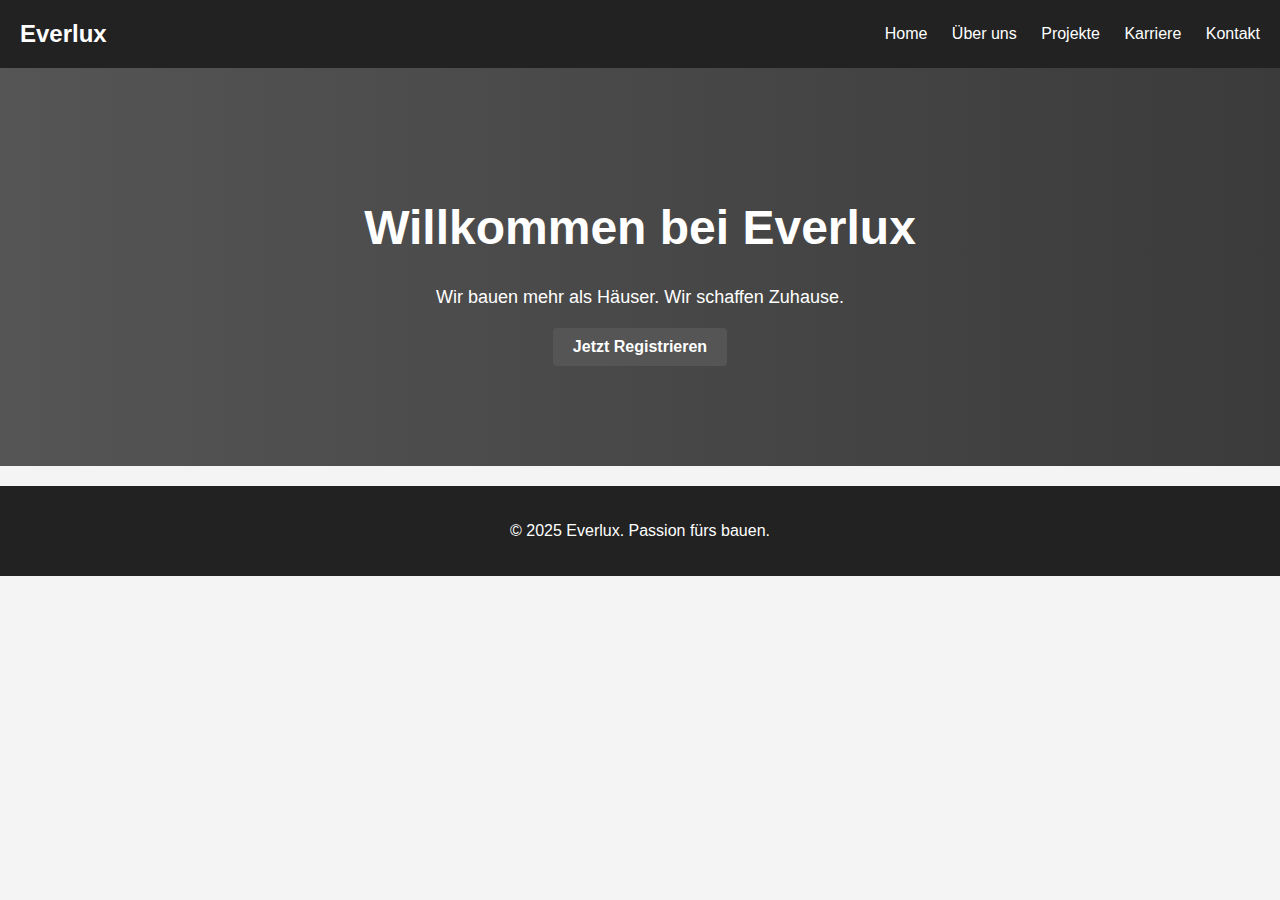
<file: projekt4/index.html>
<!DOCTYPE html>
<html lang="de">
<head>
  <meta charset="UTF-8">
  <meta name="viewport" content="width=device-width, initial-scale=1.0">
  <title>Everlux</title>
  <link rel="stylesheet" href="style.css">
</head>
<body>
  
  <header>
    <div class="logo">Everlux</div>
    <nav>
            <a href="index.html">Home</a>
            <a href="ueber-uns.html">Über uns</a>
            <a href="projekte.html">Projekte</a>
            <a href="karriere.html">Karriere</a>
            <a href="kontakt.html">Kontakt</a>
    </nav>
</header>



  <main>
    <section class="hero">
      <h1>Willkommen bei Everlux</h1>
      <p>Wir bauen mehr als Häuser. Wir schaffen Zuhause.</p>
      
      <!-- Der Registrierungsbutton wird nur angezeigt, wenn der Benutzer nicht eingeloggt ist -->
      <a href="registrierung.html" class="cta" id="registerBtn">Jetzt Registrieren</a>
    </section>
  </main>

  <footer>
    <p>&copy; 2025 Everlux. Passion fürs bauen.</p>
  </footer>

  <script>
    // Prüfen, ob der Benutzer bereits eingeloggt ist
    if (localStorage.getItem('userEmail')) {
      // Wenn der Benutzer eingeloggt ist, den Registrierungs-Button ausblenden
      document.getElementById("registerBtn").style.display = "none";
    }
  </script>
</body>
</html>
</file>
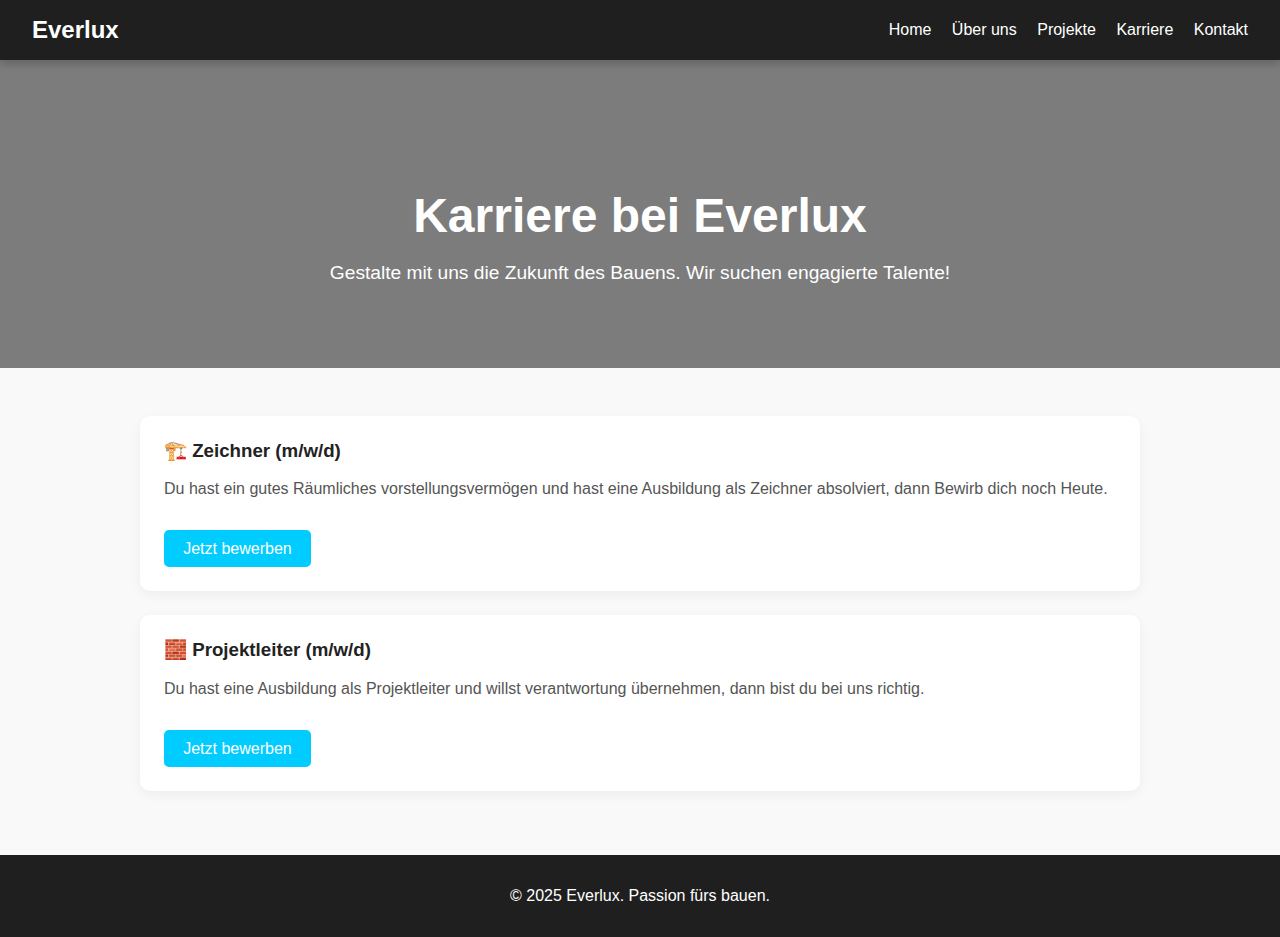
<file: karriere.html>
<!DOCTYPE html>
<html lang="de">
<head>
  <meta charset="UTF-8">
  <meta name="viewport" content="width=device-width, initial-scale=1.0">
  <title>Karriere - Everlux</title>
  <link rel="stylesheet" href="style.css">
  <style>
    body {
      margin: 0;
      font-family: 'Segoe UI', Tahoma, Geneva, Verdana, sans-serif;
      background-color: #f9f9f9;
      color: #333;
    }

    header {
      background-color: #1f1f1f;
      color: white;
      display: flex;
      justify-content: space-between;
      align-items: center;
      padding: 1rem 2rem;
    }

    .logo {
      font-size: 1.5rem;
      font-weight: bold;
    }

    nav a {
      color: white;
      margin-left: 1rem;
      text-decoration: none;
      transition: color 0.3s;
    }

    nav a:hover {
      color: #00ccff;
    }

    .career-hero {
      background: linear-gradient(rgba(0,0,0,0.5), rgba(0,0,0,0.5)),
                  url('https://images.unsplash.com/photo-1521737604893-d14cc237f11d?auto=format&fit=crop&w=1950&q=80') center/cover no-repeat;
      color: white;
      text-align: center;
      padding: 6rem 2rem 4rem;
    }

    .career-hero h1 {
      font-size: 3rem;
      margin-bottom: 1rem;
    }

    .career-hero p {
      font-size: 1.2rem;
    }

    .career-listings {
      max-width: 1000px;
      margin: 3rem auto;
      padding: 0 2rem;
    }

    .job {
      background-color: #fff;
      padding: 1.5rem;
      margin-bottom: 1.5rem;
      border-radius: 10px;
      box-shadow: 0 4px 12px rgba(0,0,0,0.05);
      transition: transform 0.2s;
    }

    .job:hover {
      transform: translateY(-5px);
    }

    .job h3 {
      margin-top: 0;
      color: #222;
    }

    .job p {
      color: #555;
    }

    .apply-btn {
      display: inline-block;
      margin-top: 1rem;
      padding: 0.6rem 1.2rem;
      background-color: #00ccff;
      color: white;
      text-decoration: none;
      border-radius: 5px;
      transition: background-color 0.3s;
    }

    .apply-btn:hover {
      background-color: #0099cc;
    }

    footer {
      background-color: #1f1f1f;
      color: white;
      text-align: center;
      padding: 1rem;
      margin-top: 4rem;
    }
  </style>
</head>
<body>

  <header>
    <div class="logo">Everlux</div>
    <nav>
      <a href="index.html">Home</a>
      <a href="ueber-uns.html">Über uns</a>
      <a href="projekte.html">Projekte</a>
      <a href="karriere.html">Karriere</a>
      <a href="kontakt.html">Kontakt</a>
    </nav>
  </header>

  <main>
    <section class="career-hero">
      <h1>Karriere bei Everlux</h1>
      <p>Gestalte mit uns die Zukunft des Bauens. Wir suchen engagierte Talente!</p>
    </section>

    <section class="career-listings">
      <div class="job">
        <h3>🏗️ Zeichner (m/w/d)</h3>
        <p>Du hast ein gutes Räumliches vorstellungsvermögen und hast eine Ausbildung als Zeichner absolviert, dann Bewirb dich noch Heute.</p>
        <a href="kontakt.html" class="apply-btn">Jetzt bewerben</a>
      </div>

      <div class="job">
        <h3>🧱 Projektleiter (m/w/d)</h3>
        <p>Du hast eine Ausbildung als Projektleiter und willst verantwortung übernehmen, dann bist du bei uns richtig.</p>
        <a href="kontakt.html" class="apply-btn">Jetzt bewerben</a>
      </div>
    </section>
  </main>

  <footer>
    <p>&copy; 2025 Everlux. Passion fürs bauen.</p>
  </footer>

</body>
</html>
</file>
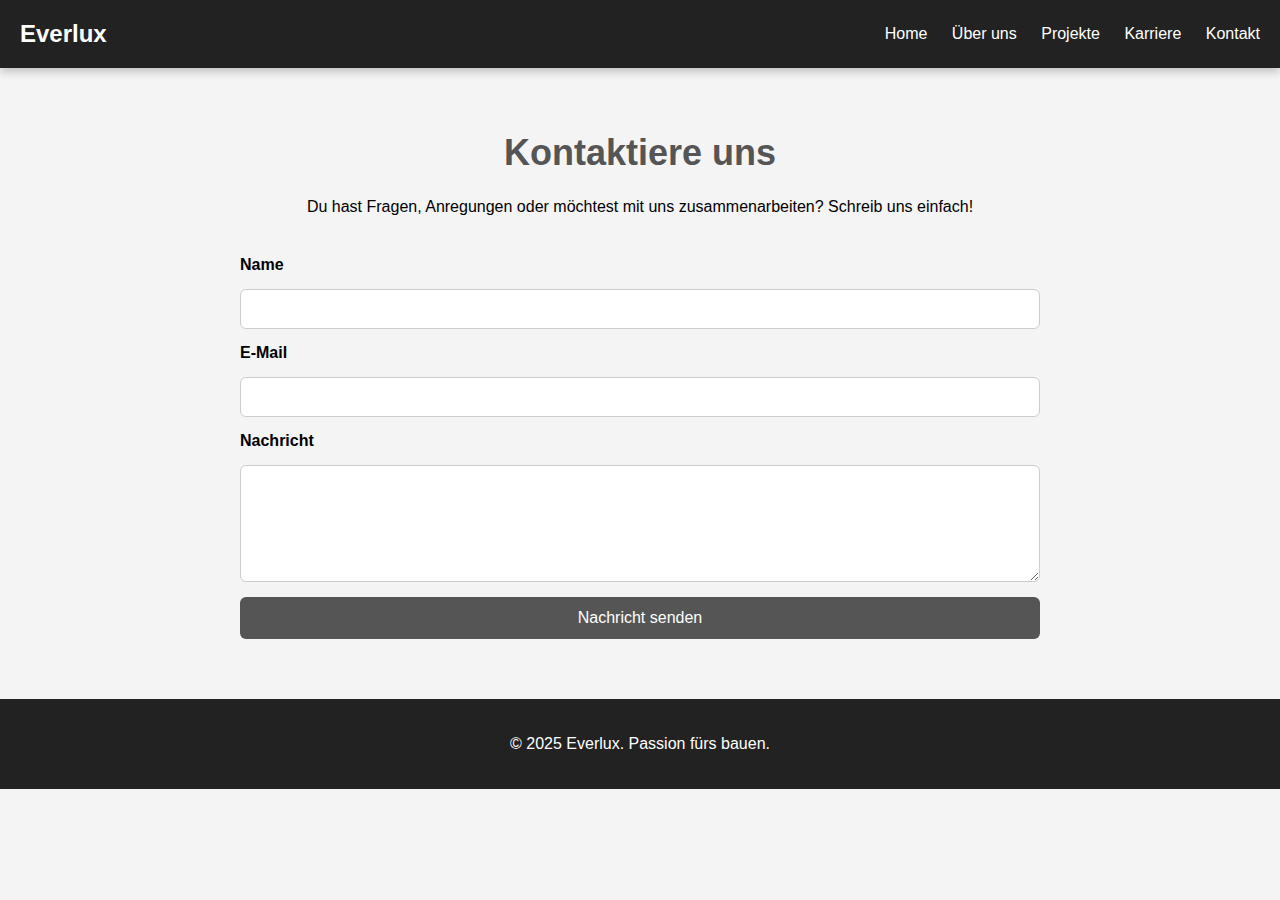
<file: kontakt.html>
<!DOCTYPE html>
<html lang="de">
<head>
    <meta charset="UTF-8">
    <title>Kontakt – Everlux</title>
    <link rel="stylesheet" href="style.css">
</head>
<body>
    <header>
        <div class="logo">Everlux</div>
        <nav>
            <a href="index.html">Home</a>
            <a href="ueber-uns.html">Über uns</a>
            <a href="projekte.html">Projekte</a>
            <a href="karriere.html">Karriere</a>
            <a href="kontakt.html">Kontakt</a>
        </nav>
    </header>

    <main class="kontakt">
        <section class="kontakt-info">
            <h1>Kontaktiere uns</h1>
            <p>Du hast Fragen, Anregungen oder möchtest mit uns zusammenarbeiten? Schreib uns einfach!</p>
        </section>

        <section class="kontakt-formular">
            <form id="contactForm">
                <label for="name">Name</label>
                <input type="text" id="name" name="name" required>

                <label for="email">E-Mail</label>
                <input type="email" id="email" name="email" required>

                <label for="message">Nachricht</label>
                <textarea id="message" name="message" rows="5" required></textarea>

                <button type="submit">Nachricht senden</button>
                <p id="formStatus" class="success-message" style="display:none;">Nachricht erfolgreich gesendet!</p>
            </form>
        </section>
    </main>

    <footer>
        <p>&copy; 2025 Everlux. Passion fürs bauen.</p>
    </footer>

    <script>
        const form = document.getElementById("contactForm");
        const status = document.getElementById("formStatus");

        form.addEventListener("submit", function(e) {
            e.preventDefault();

            // Simuliere Versand
            setTimeout(() => {
                status.style.display = "block";
                form.reset();
            }, 500);
        });
    </script>
</body>
</html>
</file>
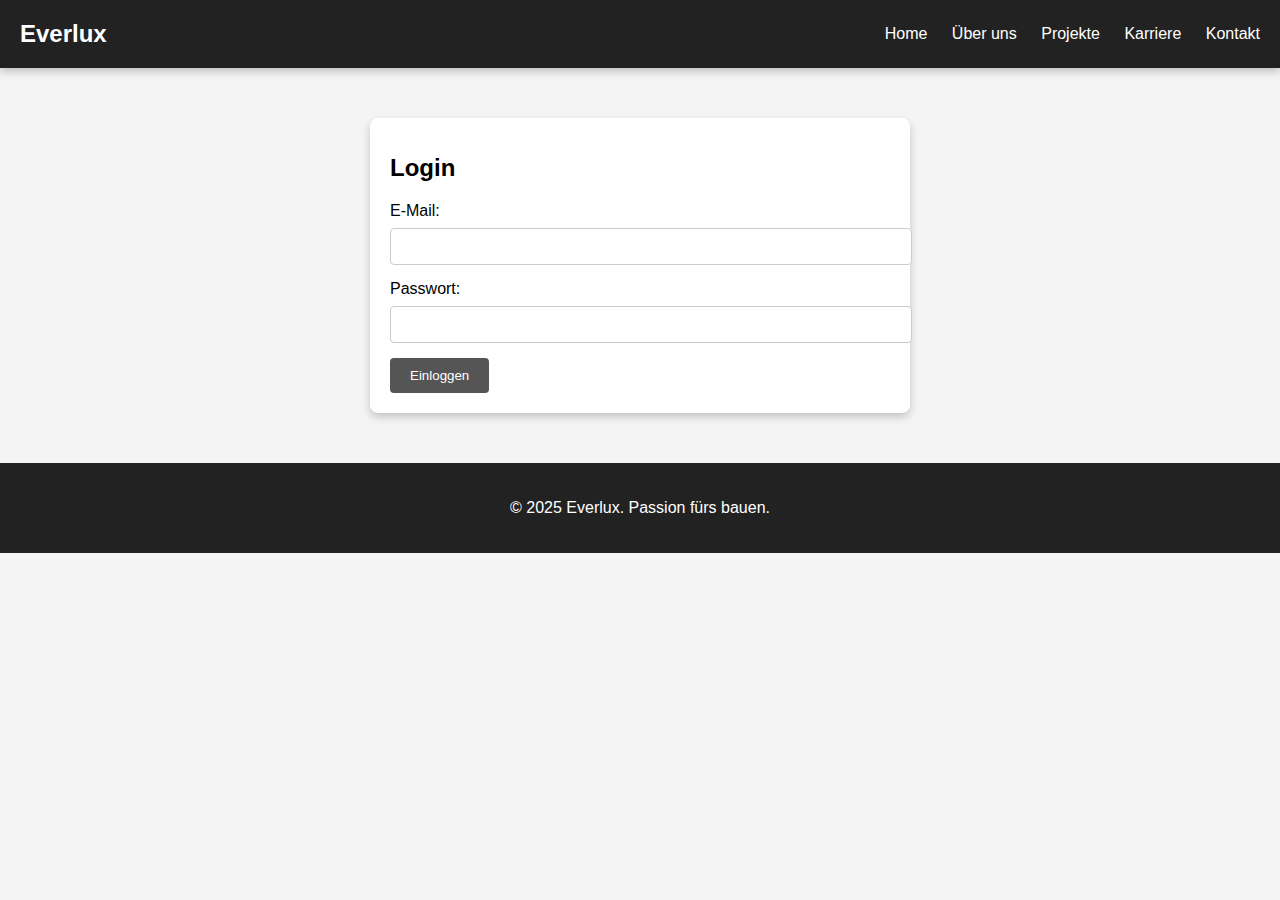
<file: login.html>
<!DOCTYPE html>
<html lang="de">
<head>
  <meta charset="UTF-8">
  <meta name="viewport" content="width=device-width, initial-scale=1.0">
  <title>Login - Everlux</title>
  <link rel="stylesheet" href="style.css">
</head>
<body>
  <header>
    <div class="logo">Everlux</div>
    <nav>
            <a href="index.html">Home</a>
            <a href="ueber-uns.html">Über uns</a>
            <a href="projekte.html">Projekte</a>
            <a href="karriere.html">Karriere</a>
            <a href="kontakt.html">Kontakt</a>
    </nav>
</header>



  <main>
    <section class="login">
      <h1>Login</h1>
      <form id="loginForm">
        <label for="loginEmail">E-Mail:</label>
        <input type="email" id="loginEmail" name="email" required>

        <label for="loginPassword">Passwort:</label>
        <input type="password" id="loginPassword" name="password" required>

        <button type="submit">Einloggen</button>
      </form>
      <div id="errorMessage" style="display:none; color: red;">
        <p>Falsche E-Mail oder Passwort. Bitte versuche es erneut.</p>
      </div>
    </section>
  </main>

  <footer>
    <p>&copy; 2025 Everlux. Passion fürs bauen.</p>
  </footer>

  <script src="login.js"></script>

  <script>
    // Prüfen, ob der Benutzer bereits eingeloggt ist
    if (localStorage.getItem('userEmail')) {
      // Weiterleitung zur Startseite, wenn der Benutzer bereits eingeloggt ist
      window.location.href = 'index.html';
    }
  </script>
</body>
</html>
</file>
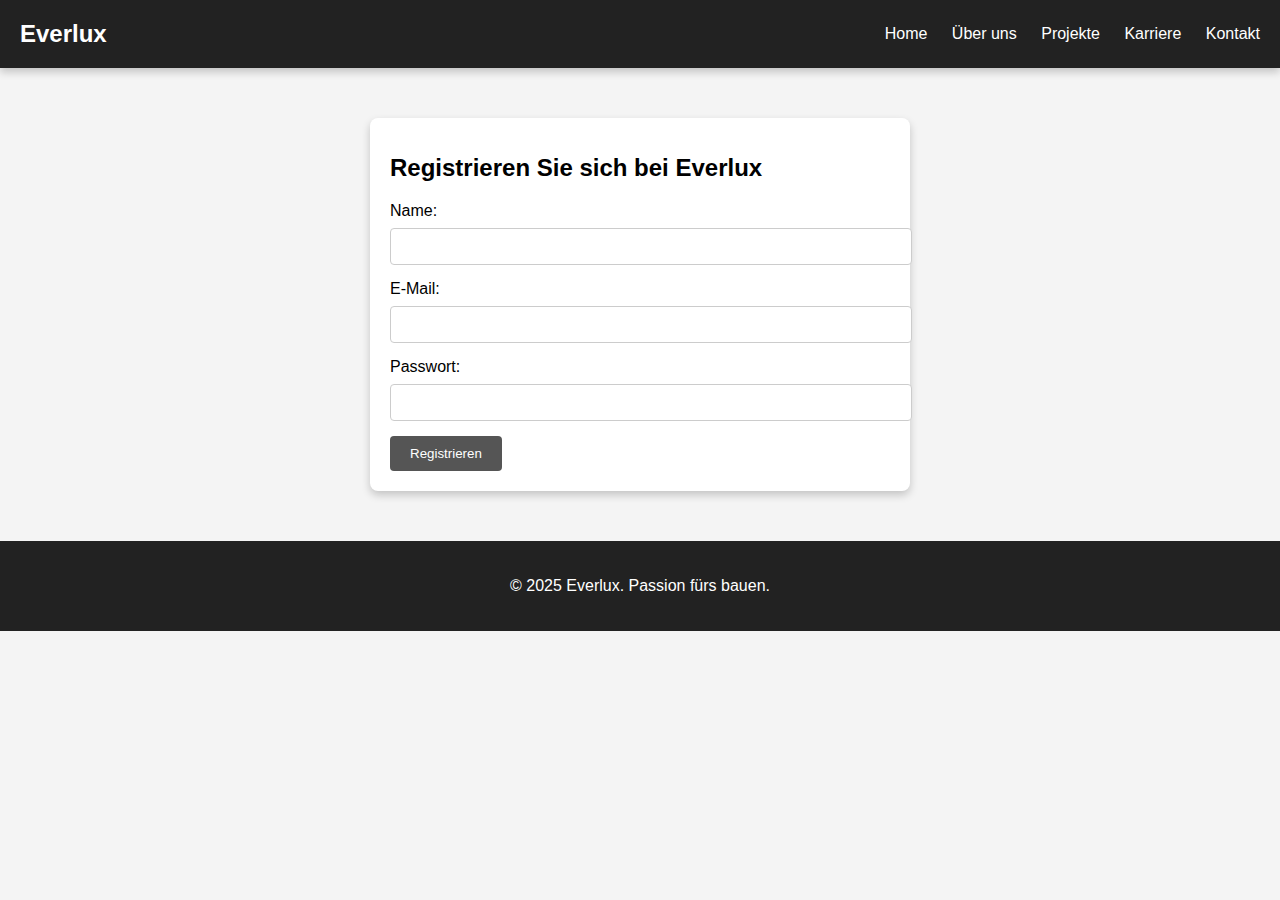
<file: registrierung.html>
<!DOCTYPE html>
<html lang="de">
<head>
  <meta charset="UTF-8">
  <meta name="viewport" content="width=device-width, initial-scale=1.0">
  <title>Registrierung - Everlux</title>
  <link rel="stylesheet" href="style.css">
</head>
<body>
  <header>
    <div class="logo">Everlux</div>
    <nav>
            <a href="index.html">Home</a>
            <a href="ueber-uns.html">Über uns</a>
            <a href="projekte.html">Projekte</a>
            <a href="karriere.html">Karriere</a>
            <a href="kontakt.html">Kontakt</a>
    </nav>
</header>



  <main>
    <section class="registration">
      <h1>Registrieren Sie sich bei Everlux</h1>
      <form id="registrationForm">
        <label for="name">Name:</label>
        <input type="text" id="name" name="name" required>

        <label for="email">E-Mail:</label>
        <input type="email" id="email" name="email" required>

        <label for="password">Passwort:</label>
        <input type="password" id="password" name="password" required>

        <button type="submit">Registrieren</button>
      </form>
      <div id="successMessage" style="display: none;">
        <p>Registrierung erfolgreich! Du kannst dich jetzt anmelden.</p>
        <a href="login.html" class="cta">Jetzt anmelden</a>
      </div>
    </section>
  </main>

  <footer>
    <p>&copy; 2025 Everlux. Passion fürs bauen.</p>
  </footer>

  <script src="registration.js"></script>

  <script>
    // Prüfen, ob der Benutzer bereits eingeloggt ist
    if (localStorage.getItem('userEmail')) {
      // Weiterleitung zur Startseite, wenn der Benutzer bereits eingeloggt ist
      window.location.href = 'index.html';
    }
  </script>
</body>
</html>
</file>
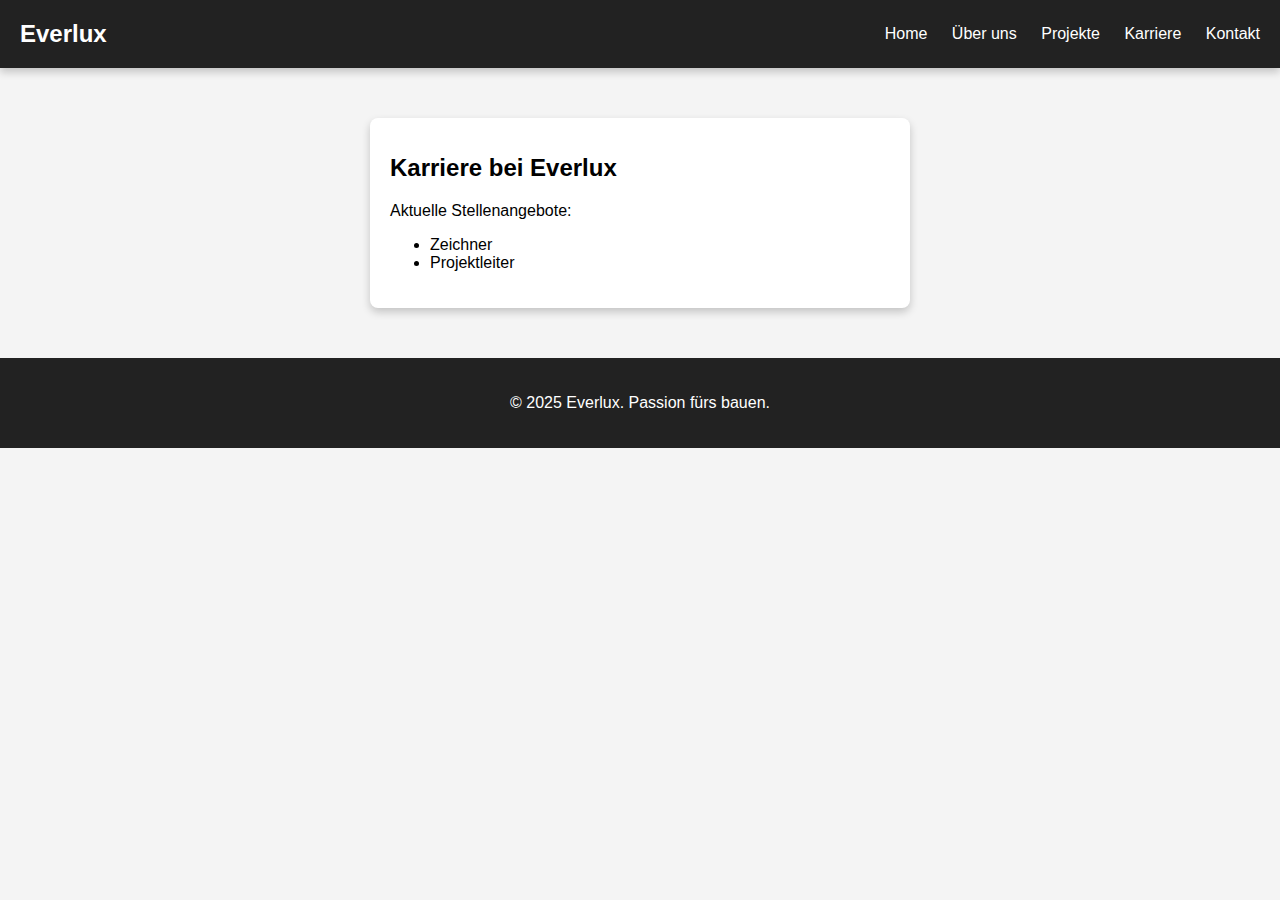
<file: projekt4/karriere.html>
<!DOCTYPE html>
<html lang="de">
<head>
  <meta charset="UTF-8">
  <meta name="viewport" content="width=device-width, initial-scale=1.0">
  <title>Karriere - Everlux</title>
  <link rel="stylesheet" href="style.css">
</head>
<body>
  <header>
    <div class="logo">Everlux</div>
    <nav>
            <a href="index.html">Home</a>
            <a href="ueber-uns.html">Über uns</a>
            <a href="projekte.html">Projekte</a>
            <a href="karriere.html">Karriere</a>
            <a href="kontakt.html">Kontakt</a>
    </nav>
</header>



  <main>
    <section class="career">
      <h1>Karriere bei Everlux</h1>
      <p>Aktuelle Stellenangebote:</p>
      <ul>
        <li>Zeichner</li>
        <li>Projektleiter</li>
      </ul>
    </section>
  </main>

  <footer>
    <p>&copy; 2025 Everlux. Passion fürs bauen.</p>
  </footer>
</body>
</html>
</file>
<file: projekt4/style.css>
/* Allgemeine Stile */
body {
    margin: 0;
    font-family: Arial, sans-serif;
    background-color: #f4f4f4;
  }
  
  /* Header */
  header {
    display: flex;
    justify-content: space-between;
    align-items: center;
    padding: 20px;
    background-color: #222;
    color: white;
    box-shadow: 0 4px 8px rgba(0, 0, 0, 0.2);
  }
  
  .logo {
    font-size: 24px;
    font-weight: bold;
  }
  
  nav a {
    margin-left: 20px;
    text-decoration: none;
    color: white;
    transition: color 0.3s;
  }
  
  nav a:hover {
    color: #555555;
  }
  
  /* Hero-Bereich der Startseite */
  .hero {
    text-align: center;
    padding: 100px 20px;
    background: linear-gradient(to right, #555555, #3b3b3b);
    color: white;
  }
  
  .hero h1 {
    font-size: 48px;
  }
  
  .hero p {
    font-size: 18px;
    margin-bottom: 20px;
  }
  
  .cta {
    background-color: white;
    color: #ff5733;
    padding: 10px 20px;
    text-decoration: none;
    border-radius: 5px;
    font-weight: bold;
    cursor: pointer;
  }
  
  .cta:hover {
    background-color: #555555;
    color: white;
  }
  
  /* Formular-Stile (Registrierung & Login) */
  .registration, .login, .contact, .career {
    max-width: 500px;
    margin: 50px auto;
    background-color: white;
    padding: 20px;
    border-radius: 8px;
    box-shadow: 0 4px 8px rgba(0, 0, 0, 0.2);
  }
  
  .registration h1, .login h1, .contact h1, .career h1 {
    font-size: 24px;
    margin-bottom: 20px;
  }
  
  .registration label, .login label {
    display: block;
    margin-bottom: 8px;
  }
  
  .registration input, .login input {
    width: 100%;
    padding: 10px;
    margin-bottom: 15px;
    border: 1px solid #ccc;
    border-radius: 4px;
  }
  
  .registration button, .login button, .cta {
    background-color: #555555;
    color: white;
    padding: 10px 20px;
    border: none;
    border-radius: 4px;
    cursor: pointer;
    text-decoration: none;
    display: inline-block;
  }
  
  .registration button:hover, .login button:hover, .cta:hover {
    background-color: #555555;
  }
  
  footer {
    text-align: center;
    padding: 20px;
    background-color: #222;
    color: white;
    margin-top: 20px;
  }
  /* Kontakt-Seite */
.contact {
    padding: 40px;
    background-color: #f4f4f4;
    text-align: center;
  }
  
  .contact h1 {
    font-size: 36px;
    margin-bottom: 20px;
  }
  
  .contact p {
    font-size: 18px;
    margin-bottom: 40px;
  }
  
  .contact-form {
    max-width: 600px;
    margin: 0 auto;
    background-color: #fff;
    padding: 30px;
    box-shadow: 0px 4px 8px rgba(0, 0, 0, 0.1);
    border-radius: 8px;
  }
  
  .contact-form div {
    margin-bottom: 15px;
  }
  
  .contact-form label {
    display: block;
    font-weight: bold;
    margin-bottom: 5px;
  }
  
  .contact-form input,
  .contact-form textarea {
    width: 100%;
    padding: 10px;
    font-size: 16px;
    border: 1px solid #ddd;
    border-radius: 4px;
  }
  
  .contact-form button.cta {
    background-color: #555555;
    color: white;
    border: none;
    padding: 12px 20px;
    font-size: 16px;
    cursor: pointer;
    border-radius: 5px;
  }
  
  .contact-form button.cta:hover {
    background-color: #555555;
  }
  .projekte-main {
    padding: 40px;
    background-color: #f8f8f8;
}

.projekt {
    display: flex;
    align-items: center;
    background-color: white;
    border-radius: 10px;
    margin-bottom: 30px;
    box-shadow: 0 4px 8px rgba(0,0,0,0.1);
    overflow: hidden;
}

.projekt img {
    width: 300px;
    height: auto;
    object-fit: cover;
}

.projekt-info {
    padding: 20px;
}

.projekt-info h2 {
    margin-top: 0;
    color: #555555;
}.kontakt {
  padding: 40px 20px;
  max-width: 800px;
  margin: auto;
}

.kontakt-info h1 {
  font-size: 36px;
  color: #555555;
  text-align: center;
}

.kontakt-info p {
  text-align: center;
  margin-bottom: 40px;
}

.kontakt-formular form {
  display: flex;
  flex-direction: column;
  gap: 15px;
}

.kontakt-formular label {
  font-weight: bold;
}

.kontakt-formular input,
.kontakt-formular textarea {
  padding: 10px;
  border: 1px solid #ccc;
  border-radius: 6px;
  font-size: 16px;
}

.kontakt-formular button {
  padding: 12px;
  background-color: #555555;
  color: white;
  border: none;
  border-radius: 6px;
  font-size: 16px;
  cursor: pointer;
}

.kontakt-formular button:hover {
  background-color: #555555;
}

.success-message {
  color: green;
  font-weight: bold;
  text-align: center;
  margin-top: 10px;
}
.projekt-detail {
    max-width: 800px;
    margin: 40px auto;
    text-align: center;
    padding: 20px;
}

.projekt-detail img {
    width: 100%;
    max-width: 15000px;
    height: auto;
    margin-bottom: 20px;
}
</file>
<file: style.css>
/* Allgemeine Stile */
body {
    margin: 0;
    font-family: Arial, sans-serif;
    background-color: #f4f4f4;
  }
  
  /* Header */
  header {
    display: flex;
    justify-content: space-between;
    align-items: center;
    padding: 20px;
    background-color: #222;
    color: white;
    box-shadow: 0 4px 8px rgba(0, 0, 0, 0.2);
  }
  
  .logo {
    font-size: 24px;
    font-weight: bold;
  }
  
  nav a {
    margin-left: 20px;
    text-decoration: none;
    color: white;
    transition: color 0.3s;
  }
  
  nav a:hover {
    color: #555555;
  }
  
  /* Hero-Bereich der Startseite */
  .hero {
    text-align: center;
    padding: 100px 20px;
    background: linear-gradient(to right, #555555, #3b3b3b);
    color: white;
  }
  
  .hero h1 {
    font-size: 48px;
  }
  
  .hero p {
    font-size: 18px;
    margin-bottom: 20px;
  }
  
  .cta {
    background-color: white;
    color: #ff5733;
    padding: 10px 20px;
    text-decoration: none;
    border-radius: 5px;
    font-weight: bold;
    cursor: pointer;
  }
  
  .cta:hover {
    background-color: #555555;
    color: white;
  }
  
  /* Formular-Stile (Registrierung & Login) */
  .registration, .login, .contact, .career {
    max-width: 500px;
    margin: 50px auto;
    background-color: white;
    padding: 20px;
    border-radius: 8px;
    box-shadow: 0 4px 8px rgba(0, 0, 0, 0.2);
  }
  
  .registration h1, .login h1, .contact h1, .career h1 {
    font-size: 24px;
    margin-bottom: 20px;
  }
  
  .registration label, .login label {
    display: block;
    margin-bottom: 8px;
  }
  
  .registration input, .login input {
    width: 100%;
    padding: 10px;
    margin-bottom: 15px;
    border: 1px solid #ccc;
    border-radius: 4px;
  }
  
  .registration button, .login button, .cta {
    background-color: #555555;
    color: white;
    padding: 10px 20px;
    border: none;
    border-radius: 4px;
    cursor: pointer;
    text-decoration: none;
    display: inline-block;
  }
  
  .registration button:hover, .login button:hover, .cta:hover {
    background-color: #555555;
  }
  
  footer {
    text-align: center;
    padding: 20px;
    background-color: #222;
    color: white;
    margin-top: 20px;
  }
  /* Kontakt-Seite */
.contact {
    padding: 40px;
    background-color: #f4f4f4;
    text-align: center;
  }
  
  .contact h1 {
    font-size: 36px;
    margin-bottom: 20px;
  }
  
  .contact p {
    font-size: 18px;
    margin-bottom: 40px;
  }
  
  .contact-form {
    max-width: 600px;
    margin: 0 auto;
    background-color: #fff;
    padding: 30px;
    box-shadow: 0px 4px 8px rgba(0, 0, 0, 0.1);
    border-radius: 8px;
  }
  
  .contact-form div {
    margin-bottom: 15px;
  }
  
  .contact-form label {
    display: block;
    font-weight: bold;
    margin-bottom: 5px;
  }
  
  .contact-form input,
  .contact-form textarea {
    width: 100%;
    padding: 10px;
    font-size: 16px;
    border: 1px solid #ddd;
    border-radius: 4px;
  }
  
  .contact-form button.cta {
    background-color: #555555;
    color: white;
    border: none;
    padding: 12px 20px;
    font-size: 16px;
    cursor: pointer;
    border-radius: 5px;
  }
  
  .contact-form button.cta:hover {
    background-color: #555555;
  }
  .projekte-main {
    padding: 40px;
    background-color: #f8f8f8;
}

.projekt {
    display: flex;
    align-items: center;
    background-color: white;
    border-radius: 10px;
    margin-bottom: 30px;
    box-shadow: 0 4px 8px rgba(0,0,0,0.1);
    overflow: hidden;
}

.projekt img {
    width: 300px;
    height: auto;
    object-fit: cover;
}

.projekt-info {
    padding: 20px;
}

.projekt-info h2 {
    margin-top: 0;
    color: #555555;
}.kontakt {
  padding: 40px 20px;
  max-width: 800px;
  margin: auto;
}

.kontakt-info h1 {
  font-size: 36px;
  color: #555555;
  text-align: center;
}

.kontakt-info p {
  text-align: center;
  margin-bottom: 40px;
}

.kontakt-formular form {
  display: flex;
  flex-direction: column;
  gap: 15px;
}

.kontakt-formular label {
  font-weight: bold;
}

.kontakt-formular input,
.kontakt-formular textarea {
  padding: 10px;
  border: 1px solid #ccc;
  border-radius: 6px;
  font-size: 16px;
}

.kontakt-formular button {
  padding: 12px;
  background-color: #555555;
  color: white;
  border: none;
  border-radius: 6px;
  font-size: 16px;
  cursor: pointer;
}

.kontakt-formular button:hover {
  background-color: #555555;
}

.success-message {
  color: green;
  font-weight: bold;
  text-align: center;
  margin-top: 10px;
}
.projekt-detail {
    max-width: 800px;
    margin: 40px auto;
    text-align: center;
    padding: 20px;
}

.projekt-detail img {
    width: 100%;
    max-width: 15000px;
    height: auto;
    margin-bottom: 20px;
}
.latest-projects {
  padding: 4rem 2rem;
  background-color: #fff;
  text-align: center;
}

.latest-projects h2 {
  font-size: 2rem;
  margin-bottom: 2rem;
  color: #222;
}

.projects-grid {
  display: grid;
  grid-template-columns: repeat(auto-fit, minmax(300px, 1fr));
  gap: 2rem;
  max-width: 1000px;
  margin: 0 auto;
}

.project-card {
  background-color: #f4f4f4;
  border-radius: 10px;
  overflow: hidden;
  box-shadow: 0 4px 12px rgba(0,0,0,0.1);
  transition: transform 0.3s ease;
}

.project-card:hover {
  transform: translateY(-5px);
}

.project-card img {
  width: 100%;
  height: 200px;
  object-fit: cover;
}

.project-card h3 {
  font-size: 1.3rem;
  margin: 1rem;
  color: #333;
}

.project-card p {
  font-size: 1rem;
  margin: 0 1rem 1.5rem;
  color: #666;
}
</file>
